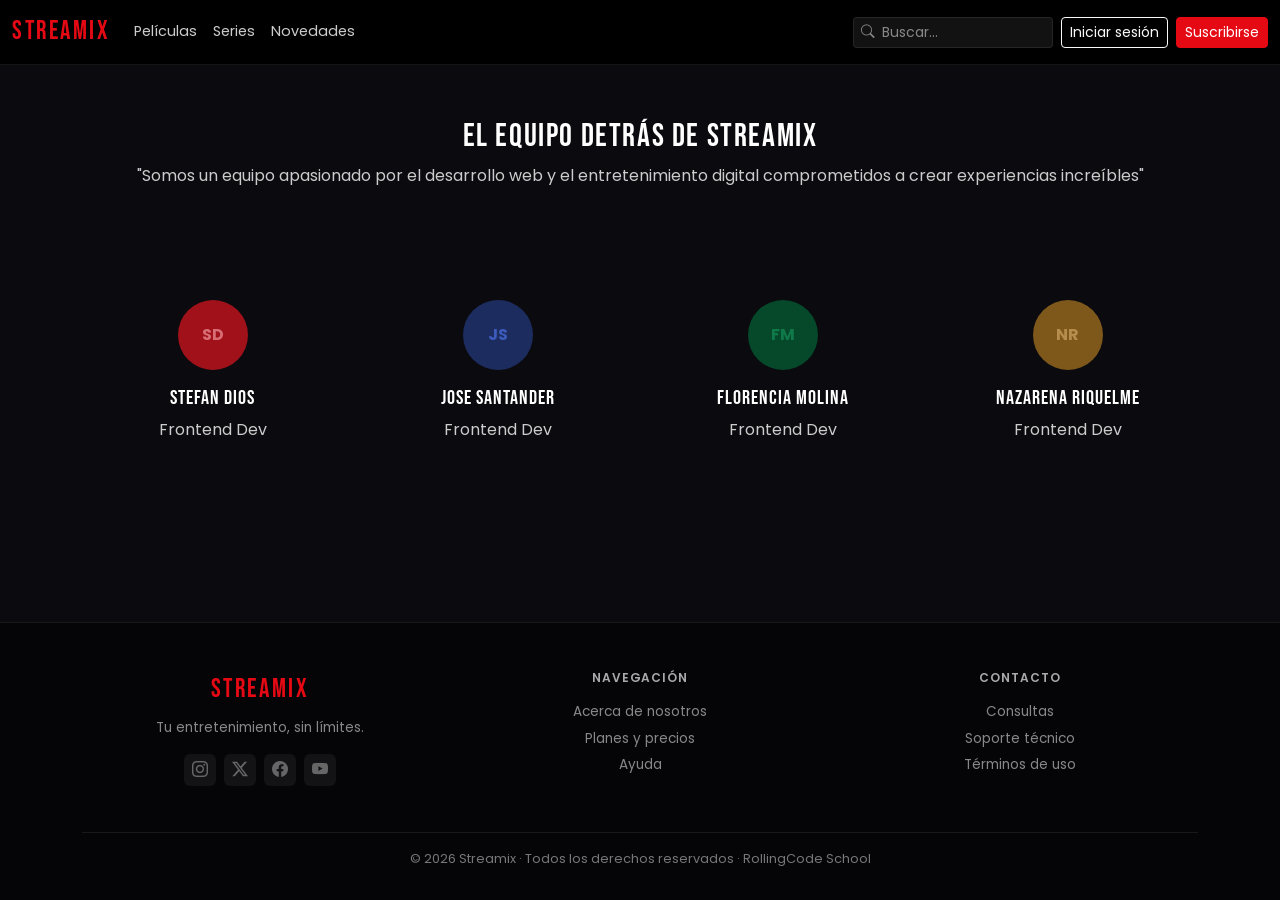
<file: pages/acerca-de-nosotros.html>
<!doctype html>
<html lang="es">
  <head>
    <meta charset="UTF-8" />
    <meta name="viewport" content="width=device-width, initial-scale=1.0" />
    <meta name="description" content="Streamix - Mirá películas y series online cuando quieras. Suscribite y disfrutá de contenido ilimitado." />
    <meta name="author" content="RollingCode School - Grupo Streamix" />
    <link
      href="https://cdn.jsdelivr.net/npm/bootstrap@5.3.8/dist/css/bootstrap.min.css"
      rel="stylesheet"
      integrity="sha384-sRIl4kxILFvY47J16cr9ZwB07vP4J8+LH7qKQnuqkuIAvNWLzeN8tE5YBujZqJLB"
      crossorigin="anonymous"
    />
    <link rel="stylesheet" href="https://cdn.jsdelivr.net/npm/bootstrap-icons@1.11.3/font/bootstrap-icons.min.css" />
    <link rel="preconnect" href="https://fonts.googleapis.com" />
    <link rel="preconnect" href="https://fonts.gstatic.com" crossorigin />
    <link href="https://fonts.googleapis.com/css2?family=Bebas+Neue&family=Poppins:wght@300;400;500;600;700&display=swap" rel="stylesheet" />
    <link rel="icon" type="image/x-icon" href="../assets/img/favicon.ico" />
    <link rel="stylesheet" href="../css/style.css" />
    <link rel="stylesheet" href="../css/acerca-de-nosotros.css" />
    <title>Streamix</title>
  </head>
  <body>
    <header>
      <nav class="navbar navbar-expand-md navbar-dark fixed-top">
        <div class="container-fluid">
          <!-- LOGO -->
          <a class="navbar-brand" href="../index.html">STREAMIX</a>
          <button class="navbar-toggler" type="button" data-bs-toggle="collapse" data-bs-target="#navbarMain" aria-controls="navbarMain" aria-expanded="false" aria-label="Toggle navigation">
            <span class="navbar-toggler-icon"></span>
          </button>
          <div class="collapse navbar-collapse" id="navbarMain">
            <ul class="navbar-nav me-auto mb-2 mb-md-0">
              <li class="nav-item">
                <a class="nav-link" href="./peliculas-scifi.html">Películas</a>
              </li>
              <li class="nav-item">
                <a class="nav-link" href="./series-comedia.html">Series</a>
              </li>
              <li class="nav-item">
                <a class="nav-link" href="./detalle-peliculas.html">Novedades</a>
              </li>
            </ul>
            <!-- BUSCADOR + BOTONES -->
            <div class="d-flex align-items-center gap-2">
              <div class="search-wrapper">
                <i class="bi bi-search search-icon-input"></i>
                <input class="form-control form-control-sm search-input" type="search" placeholder="Buscar..." aria-label="Buscar" />
              </div>
              <a href="./login.html" class="btn btn-outline-light btn-sm">Iniciar sesión</a>
              <a href="./suscripcion.html" class="btn btn-danger btn-sm">Suscribirse</a>
            </div>
          </div>
        </div>
      </nav>
    </header>
    <main>
      <section>
        <article class="container py-5">
          <div class="text-center">
            <h2>El equipo detrás de STREAMIX</h2>
            <p>"Somos un equipo apasionado por el desarrollo web y el entretenimiento digital comprometidos a crear experiencias increíbles"</p>
          </div>
        </article>
        <article class="container">
          <div class="row justify-content-around py-5 g-4">
            <div class="col-12 col-md-6 col-lg-3 text-center">
              <div class="d-flex flex-column align-items-center">
                <div class="person1 fw-bold">SD</div>
                <h5 class="pt-3">Stefan Dios</h5>
                <p>Frontend Dev</p>
              </div>
            </div>
            <div class="col-12 col-md-6 col-lg-3 text-center">
              <div class="d-flex flex-column align-items-center">
                <div class="person2 fw-bold">JS</div>
                <h5 class="pt-3">Jose Santander</h5>
                <p>Frontend Dev</p>
              </div>
            </div>
            <div class="col-12 col-md-6 col-lg-3 text-center">
              <div class="d-flex flex-column align-items-center">
                <div class="person3 fw-bold">FM</div>
                <h5 class="pt-3">Florencia Molina</h5>
                <p>Frontend Dev</p>
              </div>
            </div>
            <div class="col-12 col-md-6 col-lg-3 text-center">
              <div class="d-flex flex-column align-items-center">
                <div class="person4 fw-bold">NR</div>
                <h5 class="pt-3">Nazarena Riquelme</h5>
                <p>Frontend Dev</p>
              </div>
            </div>
          </div>
        </article>
      </section>
    </main>
    <footer class="footer-streamix">
      <div class="container">
        <div class="row justify-content-center">
          <!-- COLUMNA 1: Logo + redes -->
          <div class="col-12 col-md-4 col-lg-4 mb-4 text-center">
            <a class="navbar-brand" href="../index.html">STREAMIX</a>
            <p class="footer-tagline mt-2">Tu entretenimiento, sin límites.</p>
            <div class="d-flex gap-2 mt-3 justify-content-center w-100">
              <a href="#" class="footer-social-icon" aria-label="Instagram">
                <i class="bi bi-instagram"></i>
              </a>
              <a href="#" class="footer-social-icon" aria-label="Twitter">
                <i class="bi bi-twitter-x"></i>
              </a>
              <a href="#" class="footer-social-icon" aria-label="Facebook">
                <i class="bi bi-facebook"></i>
              </a>
              <a href="#" class="footer-social-icon" aria-label="YouTube">
                <i class="bi bi-youtube"></i>
              </a>
            </div>
          </div>

          <!-- COLUMNA 2: Navegación -->
          <div class="col-12 col-md-4 col-lg-4 mb-4 text-center">
            <h6 class="footer-col-title">Navegación</h6>
            <ul class="list-unstyled">
              <li><a href="./acerca-de-nosotros.html" class="footer-link">Acerca de nosotros</a></li>
              <li><a href="./suscripcion.html" class="footer-link">Planes y precios</a></li>
              <li><a href="./contacto.html" class="footer-link">Ayuda</a></li>
            </ul>
          </div>

          <!-- COLUMNA 3: Contacto -->
          <div class="col-12 col-md-4 col-lg-4 mb-4 text-center">
            <h6 class="footer-col-title">Contacto</h6>
            <ul class="list-unstyled">
              <li><a href="./contacto.html" class="footer-link">Consultas</a></li>
              <li><a href="./404.html" class="footer-link">Soporte técnico</a></li>
              <li><a href="./404.html" class="footer-link">Términos de uso</a></li>
            </ul>
          </div>
        </div>

        <!-- BOTTOM -->
        <div class="footer-bottom text-center">
          <p>&copy; 2026 Streamix · Todos los derechos reservados · RollingCode School</p>
        </div>
      </div>
    </footer>
    <script
      src="https://cdn.jsdelivr.net/npm/bootstrap@5.3.8/dist/js/bootstrap.bundle.min.js"
      integrity="sha384-FKyoEForCGlyvwx9Hj09JcYn3nv7wiPVlz7YYwJrWVcXK/BmnVDxM+D2scQbITxI"
      crossorigin="anonymous"
    ></script>
  </body>
</html>
</file>
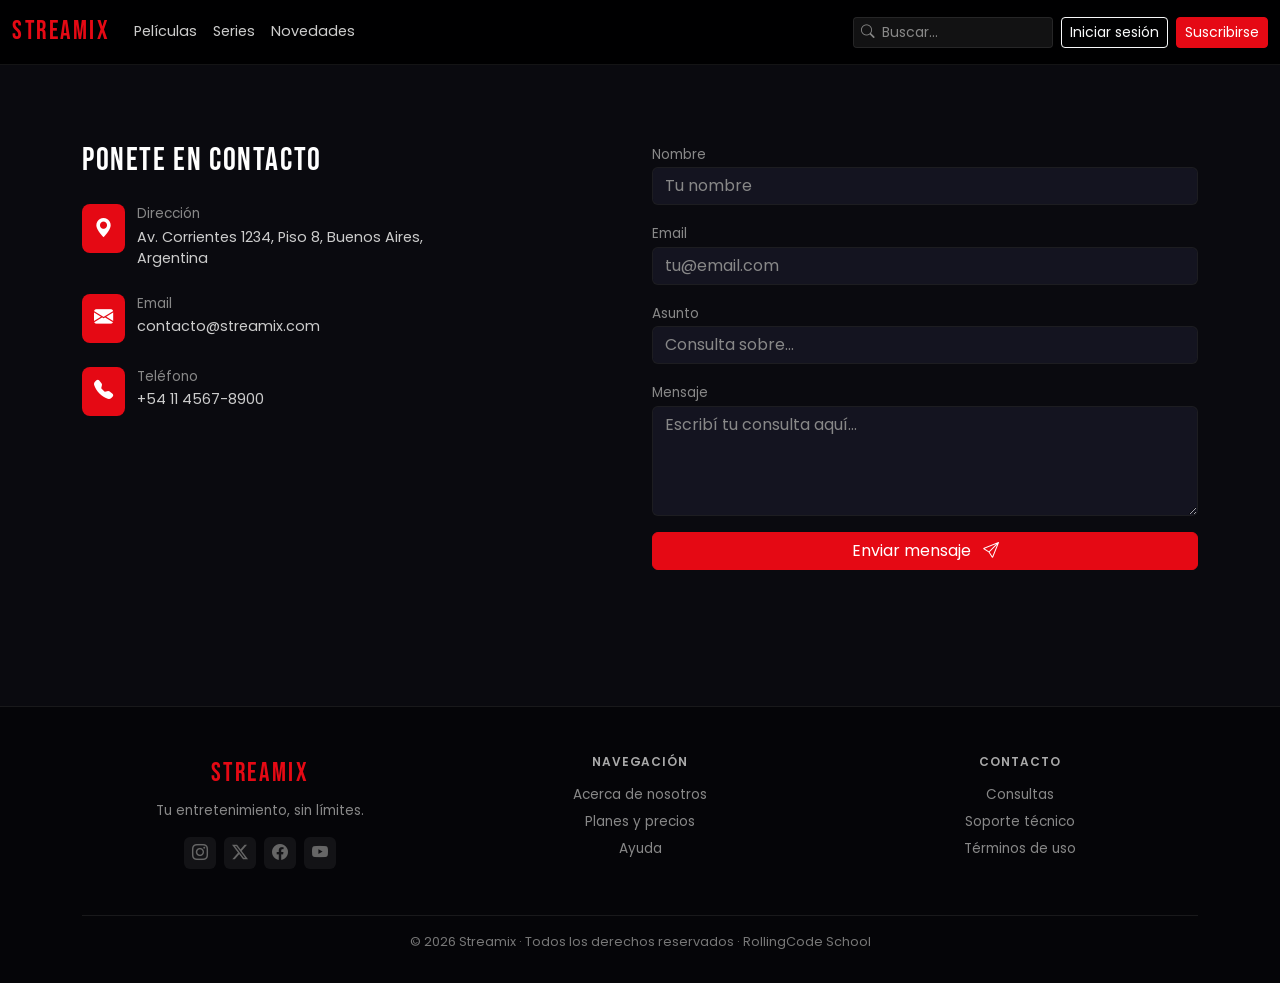
<file: pages/contacto.html>
<!doctype html>
<html lang="es">
  <head>
    <meta charset="UTF-8" />
    <meta name="viewport" content="width=device-width, initial-scale=1.0" />
    <meta name="description" content="Streamix - Contacto" />
    <meta name="author" content="RollingCode School - Grupo Streamix" />
    <link
      href="https://cdn.jsdelivr.net/npm/bootstrap@5.3.8/dist/css/bootstrap.min.css"
      rel="stylesheet"
      integrity="sha384-sRIl4kxILFvY47J16cr9ZwB07vP4J8+LH7qKQnuqkuIAvNWLzeN8tE5YBujZqJLB"
      crossorigin="anonymous"
    />
    <link rel="stylesheet" href="https://cdn.jsdelivr.net/npm/bootstrap-icons@1.11.3/font/bootstrap-icons.min.css" />
    <link rel="preconnect" href="https://fonts.googleapis.com" />
    <link rel="preconnect" href="https://fonts.gstatic.com" crossorigin />
    <link href="https://fonts.googleapis.com/css2?family=Bebas+Neue&family=Poppins:wght@300;400;500;600;700&display=swap" rel="stylesheet" />
    <link rel="icon" type="image/x-icon" href="../assets/img/favicon.ico" />
    <link rel="stylesheet" href="../css/style.css" />
    <link rel="stylesheet" href="../css/contactos.css" />
    <title>Contacto - Streamix</title>
  </head>
  <body>
    <header>
      <nav class="navbar navbar-expand-md navbar-dark fixed-top">
        <div class="container-fluid">
          <!-- LOGO -->
          <a class="navbar-brand" href="../index.html">STREAMIX</a>
          <button class="navbar-toggler" type="button" data-bs-toggle="collapse" data-bs-target="#navbarMain" aria-controls="navbarMain" aria-expanded="false" aria-label="Toggle navigation">
            <span class="navbar-toggler-icon"></span>
          </button>
          <div class="collapse navbar-collapse" id="navbarMain">
            <ul class="navbar-nav me-auto mb-2 mb-md-0">
              <li class="nav-item">
                <a class="nav-link" href="./peliculas-scifi.html">Películas</a>
              </li>
              <li class="nav-item">
                <a class="nav-link" href="./series-comedia.html">Series</a>
              </li>
              <li class="nav-item">
                <a class="nav-link" href="./detalle-peliculas.html">Novedades</a>
              </li>
            </ul>
            <!-- BUSCADOR + BOTONES -->
            <div class="d-flex align-items-center gap-2">
              <div class="search-wrapper">
                <i class="bi bi-search search-icon-input"></i>
                <input class="form-control form-control-sm search-input" type="search" placeholder="Buscar..." aria-label="Buscar" />
              </div>
              <a href="./login.html" class="btn btn-outline-light btn-sm">Iniciar sesión</a>
              <a href="./suscripcion.html" class="btn btn-danger btn-sm">Suscribirse</a>
            </div>
          </div>
        </div>
      </nav>
    </header>
    <main>
      <section class="container py-5">
        <div class="row justify-content-between">
          <article class="col-12 col-md-4 py-4">
            <h2 class="contact-title">Ponete en contacto</h2>
            <div class="contact-item">
              <div class="contact-icon">
                <i class="bi bi-geo-alt-fill"></i>
              </div>
              <div>
                <p class="bg-title">Dirección</p>
                <p class="bg-direc">Av. Corrientes 1234, Piso 8, Buenos Aires, Argentina</p>
              </div>
            </div>
            <div class="contact-item">
              <div class="contact-icon">
                <i class="bi bi-envelope-fill"></i>
              </div>
              <div>
                <p class="bg-title">Email</p>
                <p class="bg-direc">contacto@streamix.com</p>
              </div>
            </div>
            <div class="contact-item">
              <div class="contact-icon">
                <i class="bi bi-telephone-fill"></i>
              </div>
              <div>
                <p class="bg-title">Teléfono</p>
                <p class="bg-direc">+54 11 4567-8900</p>
              </div>
            </div>
          </article>
          <article class="col-12 col-md-6 py-4">
            <form action="./contacto.html">
              <div class="mb-3">
                <label for="inputNombre" class="form-label bg-title">Nombre</label>
                <input type="text" class="form-control formu" id="inputNombre" placeholder="Tu nombre" minlength="2" required />
              </div>
              <div class="mb-3">
                <label for="inputEmail" class="form-label bg-title">Email</label>
                <input type="email" class="form-control formu" id="inputEmail" placeholder="tu@email.com" required />
              </div>
              <div class="mb-3">
                <label for="inputAsunto" class="form-label bg-title">Asunto</label>
                <input type="text" class="form-control formu" id="inputAsunto" placeholder="Consulta sobre..." minlength="3" required />
              </div>
              <div class="mb-3">
                <label for="inputMensaje" class="form-label bg-title">Mensaje</label>
                <textarea class="form-control formu" id="inputMensaje" rows="4" placeholder="Escribí tu consulta aquí..." minlength="10" required></textarea>
              </div>

              <button type="submit" class="btn btn-danger w-100">
                Enviar mensaje
                <i class="bi bi-send ms-2"></i>
              </button>
            </form>
          </article>
        </div>
      </section>
    </main>
    <footer class="footer-streamix">
      <div class="container">
        <div class="row justify-content-center">
          <!-- COLUMNA 1: Logo + redes -->
          <div class="col-12 col-md-4 col-lg-4 mb-4 text-center">
            <a class="navbar-brand" href="../index.html">STREAMIX</a>
            <p class="footer-tagline mt-2">Tu entretenimiento, sin límites.</p>
            <div class="d-flex gap-2 mt-3 justify-content-center w-100">
              <a href="#" class="footer-social-icon" aria-label="Instagram">
                <i class="bi bi-instagram"></i>
              </a>
              <a href="#" class="footer-social-icon" aria-label="Twitter">
                <i class="bi bi-twitter-x"></i>
              </a>
              <a href="#" class="footer-social-icon" aria-label="Facebook">
                <i class="bi bi-facebook"></i>
              </a>
              <a href="#" class="footer-social-icon" aria-label="YouTube">
                <i class="bi bi-youtube"></i>
              </a>
            </div>
          </div>

          <!-- COLUMNA 2: Navegación -->
          <div class="col-12 col-md-4 col-lg-4 mb-4 text-center">
            <h6 class="footer-col-title">Navegación</h6>
            <ul class="list-unstyled">
              <li><a href="./acerca-de-nosotros.html" class="footer-link">Acerca de nosotros</a></li>
              <li><a href="./suscripcion.html" class="footer-link">Planes y precios</a></li>
              <li><a href="./contacto.html" class="footer-link">Ayuda</a></li>
            </ul>
          </div>

          <!-- COLUMNA 3: Contacto -->
          <div class="col-12 col-md-4 col-lg-4 mb-4 text-center">
            <h6 class="footer-col-title">Contacto</h6>
            <ul class="list-unstyled">
              <li><a href="./contacto.html" class="footer-link">Consultas</a></li>
              <li><a href="./404.html" class="footer-link">Soporte técnico</a></li>
              <li><a href="./404.html" class="footer-link">Términos de uso</a></li>
            </ul>
          </div>
        </div>

        <!-- BOTTOM -->
        <div class="footer-bottom text-center">
          <p>&copy; 2026 Streamix · Todos los derechos reservados · RollingCode School</p>
        </div>
      </div>
    </footer>
    <script
      src="https://cdn.jsdelivr.net/npm/bootstrap@5.3.8/dist/js/bootstrap.bundle.min.js"
      integrity="sha384-FKyoEForCGlyvwx9Hj09JcYn3nv7wiPVlz7YYwJrWVcXK/BmnVDxM+D2scQbITxI"
      crossorigin="anonymous"
    ></script>
  </body>
</html>
</file>
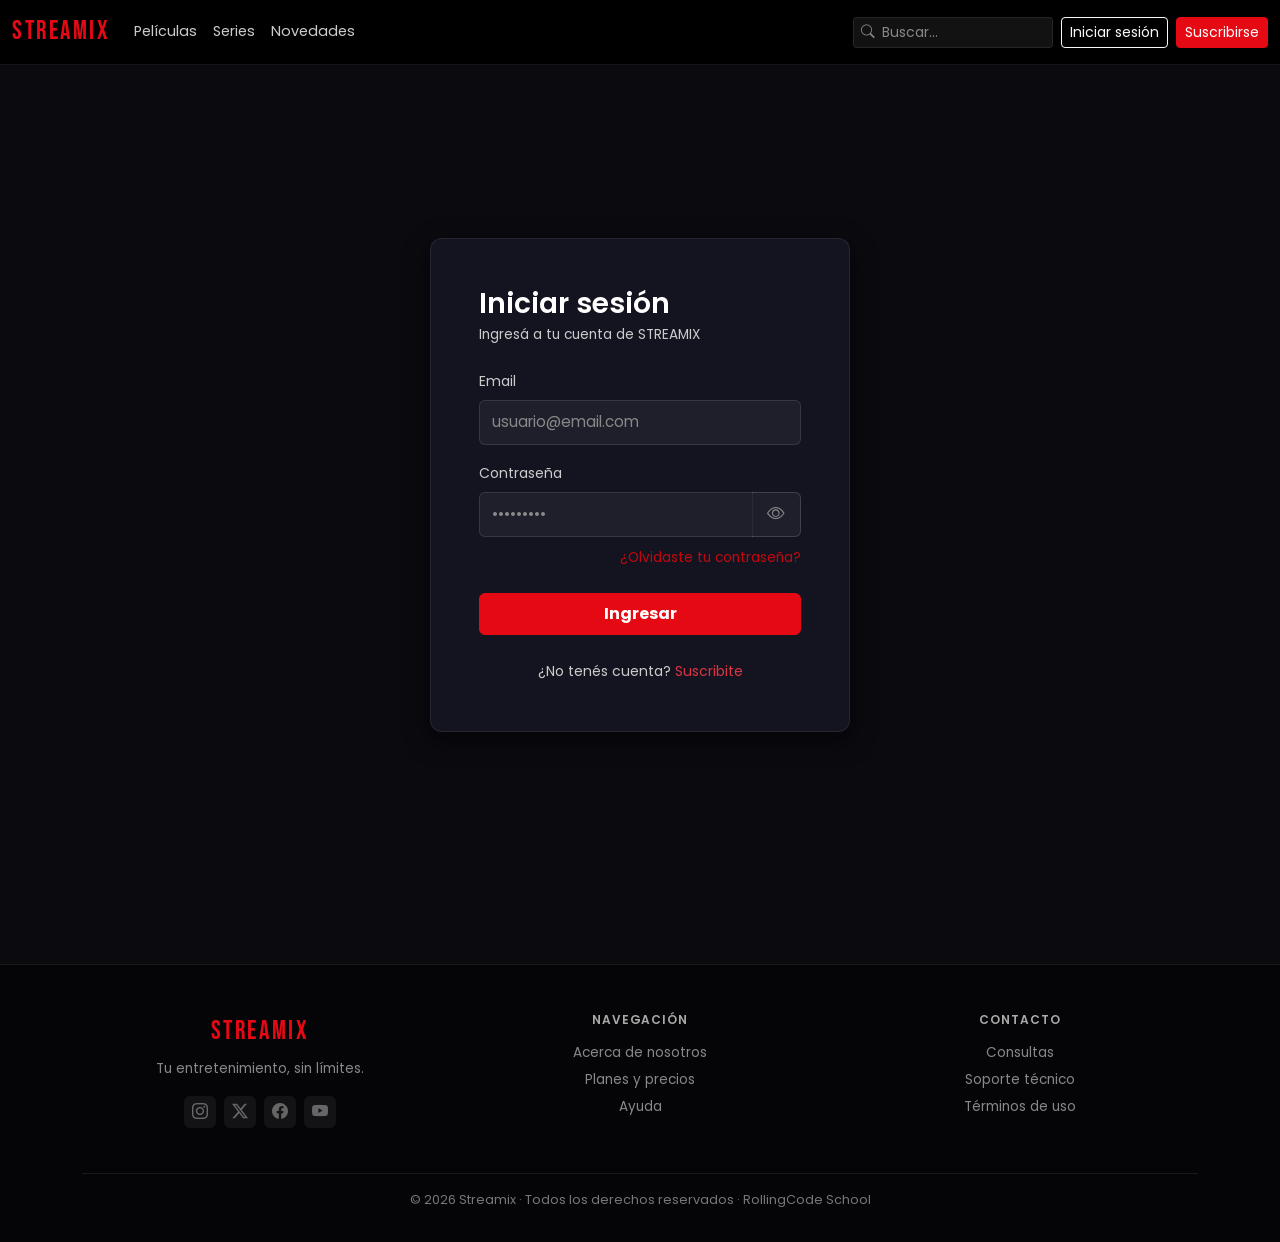
<file: pages/login.html>
<!doctype html>
<html lang="es">
  <head>
    <meta charset="UTF-8" />
    <meta name="viewport" content="width=device-width, initial-scale=1.0" />
    <meta name="description" content="Streamix - Iniciar sesión" />
    <meta name="author" content="RollingCode School - Grupo Streamix" />
    <link href="https://cdn.jsdelivr.net/npm/bootstrap@5.3.8/dist/css/bootstrap.min.css" rel="stylesheet" />
    <link rel="stylesheet" href="https://cdn.jsdelivr.net/npm/bootstrap-icons@1.11.3/font/bootstrap-icons.min.css" />
    <link rel="preconnect" href="https://fonts.googleapis.com" />
    <link rel="preconnect" href="https://fonts.gstatic.com" crossorigin />
    <link href="https://fonts.googleapis.com/css2?family=Bebas+Neue&family=Poppins:wght@300;400;500;600;700&display=swap" rel="stylesheet" />
    <link rel="icon" type="image/x-icon" href="../assets/img/favicon.ico" />
    <link rel="stylesheet" href="../css/style.css" />
    <link rel="stylesheet" href="../css/login.css" />
    <title>Streamix - Iniciar Sesión</title>
  </head>
  <body>
    <header>
      <nav class="navbar navbar-expand-md navbar-dark fixed-top">
        <div class="container-fluid">
          <!-- LOGO -->
          <a class="navbar-brand" href="../index.html">STREAMIX</a>
          <button class="navbar-toggler" type="button" data-bs-toggle="collapse" data-bs-target="#navbarMain" aria-controls="navbarMain" aria-expanded="false" aria-label="Toggle navigation">
            <span class="navbar-toggler-icon"></span>
          </button>
          <div class="collapse navbar-collapse" id="navbarMain">
            <ul class="navbar-nav me-auto mb-2 mb-md-0">
              <li class="nav-item">
                <a class="nav-link" href="./peliculas-scifi.html">Películas</a>
              </li>
              <li class="nav-item">
                <a class="nav-link" href="./series-comedia.html">Series</a>
              </li>
              <li class="nav-item">
                <a class="nav-link" href="./detalle-peliculas.html">Novedades</a>
              </li>
            </ul>
            <!-- BUSCADOR + BOTONES -->
            <div class="d-flex align-items-center gap-2">
              <div class="search-wrapper">
                <i class="bi bi-search search-icon-input"></i>
                <input class="form-control form-control-sm search-input" type="search" placeholder="Buscar..." aria-label="Buscar" />
              </div>
              <a href="./login.html" class="btn btn-outline-light btn-sm">Iniciar sesión</a>
              <a href="./suscripcion.html" class="btn btn-danger btn-sm">Suscribirse</a>
            </div>
          </div>
        </div>
      </nav>
    </header>

    <main class="flex-grow-1 d-flex align-items-center justify-content-center" style="min-height: calc(100vh - 70px)">
      <div class="container d-flex justify-content-center">
        <div class="login-card p-4 p-sm-5">
          <h2 class="text-start mb-1 login-title">Iniciar sesión</h2>
          <p class="text-start mb-4 text-secondary-custom fs-7">Ingresá a tu cuenta de STREAMIX</p>

          <form action="404.html">
            <div class="mb-3 text-start">
              <label for="emailInput" class="form-label small text-secondary-custom">Email</label>
              <input type="email" class="form-control login-input" id="emailInput" placeholder="usuario@email.com" required autocomplete="email" />
            </div>

            <div class="mb-2 text-start">
              <label for="passwordInput" class="form-label small text-secondary-custom">Contraseña</label>
              <div class="input-group">
                <input type="password" class="form-control login-input border-end-0" id="passwordInput" placeholder="•••••••••" required autocomplete="current-password" />
                <span class="input-group-text login-input border-start-0 text-muted cursor-pointer"><i class="bi bi-eye"></i></span>
              </div>
            </div>

            <div class="text-end mb-4">
              <a href="404.html" class="forgot-password-link small text-decoration-none">¿Olvidaste tu contraseña?</a>
            </div>
            <button type="submit" class="btn btn-danger w-100 py-2 fw-bold mb-4 btn-ingresar">Ingresar</button>

            <div class="text-center">
              <span class="text-secondary-custom small">¿No tenés cuenta? <a href="404.html" class="text-danger text-decoration-none hvr-underline">Suscribite</a></span>
            </div>
          </form>
        </div>
      </div>
    </main>

    <footer class="footer-streamix">
      <div class="container">
        <div class="row justify-content-center">
          <!-- COLUMNA 1: Logo + redes -->
          <div class="col-12 col-md-4 col-lg-4 mb-4 text-center">
            <a class="navbar-brand" href="../index.html">STREAMIX</a>
            <p class="footer-tagline mt-2">Tu entretenimiento, sin límites.</p>
            <div class="d-flex gap-2 mt-3 justify-content-center w-100">
              <a href="#" class="footer-social-icon" aria-label="Instagram">
                <i class="bi bi-instagram"></i>
              </a>
              <a href="#" class="footer-social-icon" aria-label="Twitter">
                <i class="bi bi-twitter-x"></i>
              </a>
              <a href="#" class="footer-social-icon" aria-label="Facebook">
                <i class="bi bi-facebook"></i>
              </a>
              <a href="#" class="footer-social-icon" aria-label="YouTube">
                <i class="bi bi-youtube"></i>
              </a>
            </div>
          </div>

          <!-- COLUMNA 2: Navegación -->
          <div class="col-12 col-md-4 col-lg-4 mb-4 text-center">
            <h6 class="footer-col-title">Navegación</h6>
            <ul class="list-unstyled">
              <li><a href="./acerca-de-nosotros.html" class="footer-link">Acerca de nosotros</a></li>
              <li><a href="./suscripcion.html" class="footer-link">Planes y precios</a></li>
              <li><a href="./contacto.html" class="footer-link">Ayuda</a></li>
            </ul>
          </div>

          <!-- COLUMNA 3: Contacto -->
          <div class="col-12 col-md-4 col-lg-4 mb-4 text-center">
            <h6 class="footer-col-title">Contacto</h6>
            <ul class="list-unstyled">
              <li><a href="./contacto.html" class="footer-link">Consultas</a></li>
              <li><a href="./404.html" class="footer-link">Soporte técnico</a></li>
              <li><a href="./404.html" class="footer-link">Términos de uso</a></li>
            </ul>
          </div>
        </div>

        <!-- BOTTOM -->
        <div class="footer-bottom text-center">
          <p>&copy; 2026 Streamix · Todos los derechos reservados · RollingCode School</p>
        </div>
      </div>
    </footer>

    <script
      src="https://cdn.jsdelivr.net/npm/bootstrap@5.3.8/dist/js/bootstrap.bundle.min.js"
      integrity="sha384-YvpcrYf0tY3lHB60NNkmXc5s9fDVZLESaAA55NDzOxhy9GkcIdslK1eN7N6jIeHz"
      crossorigin="anonymous"
    ></script>
  </body>
</html>
</file>
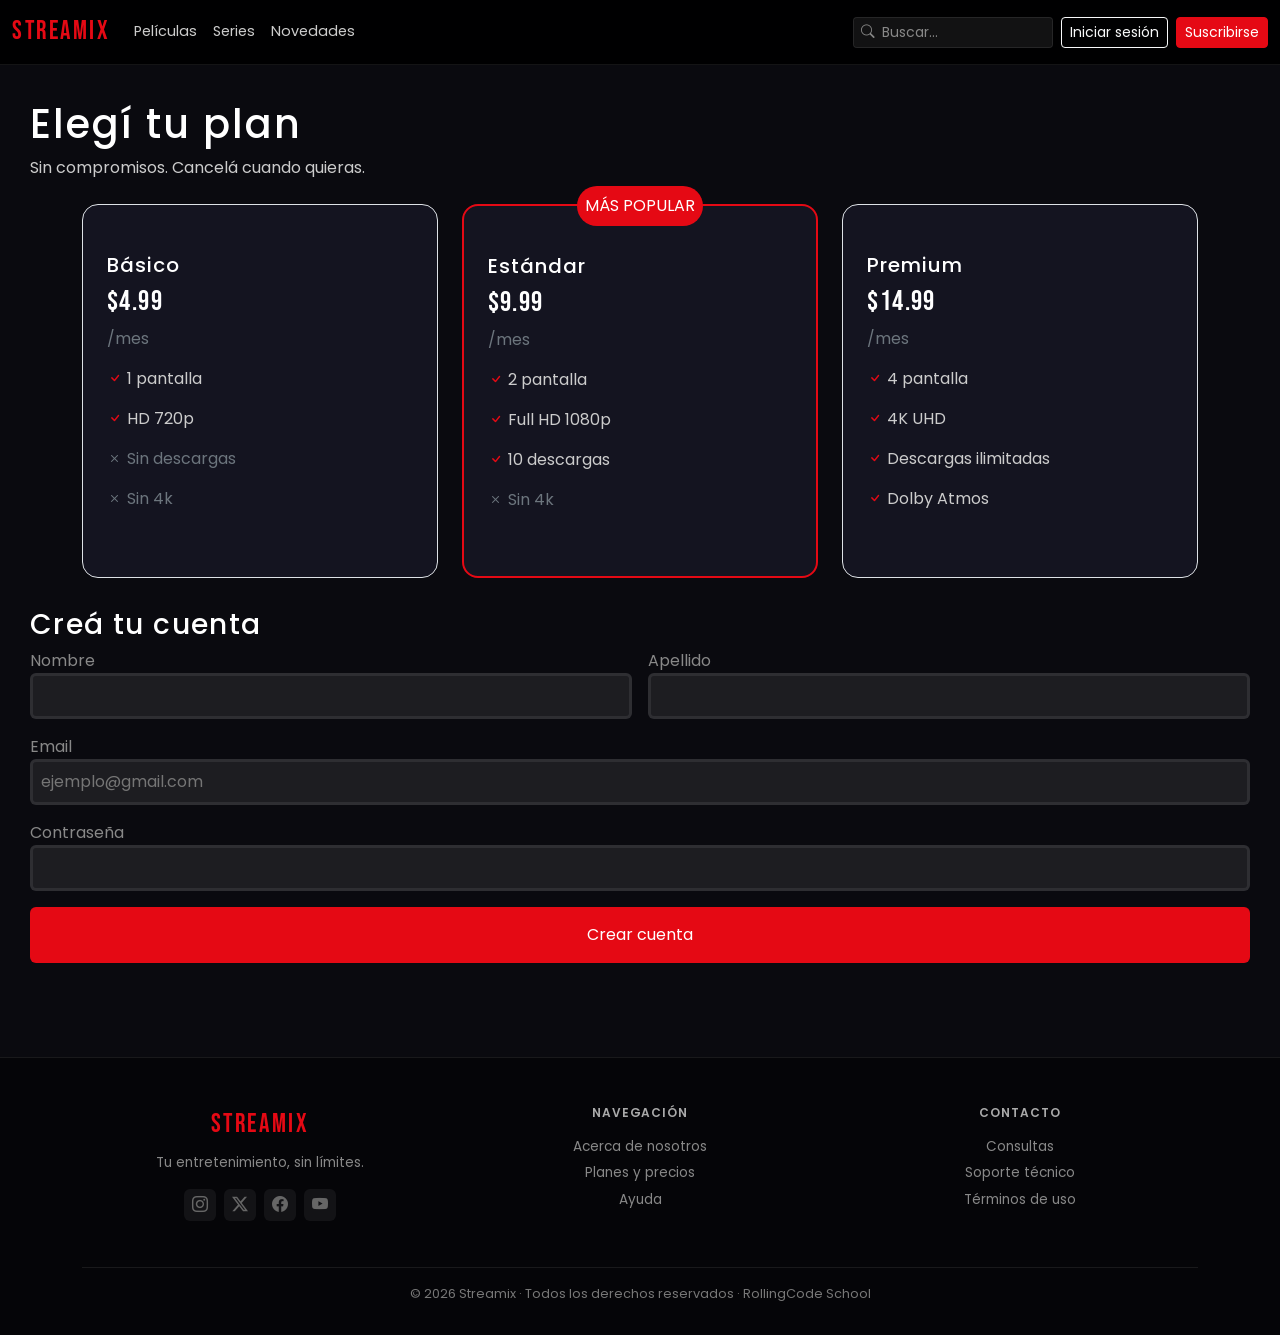
<file: pages/suscripcion.html>
<!doctype html>
<html lang="es">
  <head>
    <meta charset="UTF-8" />
    <meta name="viewport" content="width=device-width, initial-scale=1.0" />
    <meta name="description" content="Streamix - Mirá películas y series online cuando quieras. Suscribite y disfrutá de contenido ilimitado." />
    <meta name="author" content="RollingCode School - Grupo Streamix" />
    <link
      href="https://cdn.jsdelivr.net/npm/bootstrap@5.3.8/dist/css/bootstrap.min.css"
      rel="stylesheet"
      integrity="sha384-sRIl4kxILFvY47J16cr9ZwB07vP4J8+LH7qKQnuqkuIAvNWLzeN8tE5YBujZqJLB"
      crossorigin="anonymous"
    />
    <link rel="stylesheet" href="https://cdn.jsdelivr.net/npm/bootstrap-icons@1.11.3/font/bootstrap-icons.min.css" />
    <link rel="preconnect" href="https://fonts.googleapis.com" />
    <link rel="preconnect" href="https://fonts.gstatic.com" crossorigin />
    <link href="https://fonts.googleapis.com/css2?family=Bebas+Neue&family=Poppins:wght@300;400;500;600;700&display=swap" rel="stylesheet" />
    <link rel="icon" type="image/x-icon" href="../assets/img/favicon.ico" />
    <link rel="stylesheet" href="../css/style.css" />
    <link rel="stylesheet" href="../css/suscripcion.css" />
    <title>Streamix</title>
  </head>
  <body>
    <header>
      <nav class="navbar navbar-expand-md navbar-dark fixed-top">
        <div class="container-fluid">
          <!-- LOGO -->
          <a class="navbar-brand" href="../index.html">STREAMIX</a>
          <button class="navbar-toggler" type="button" data-bs-toggle="collapse" data-bs-target="#navbarMain" aria-controls="navbarMain" aria-expanded="false" aria-label="Toggle navigation">
            <span class="navbar-toggler-icon"></span>
          </button>
          <div class="collapse navbar-collapse" id="navbarMain">
            <ul class="navbar-nav me-auto mb-2 mb-md-0">
              <li class="nav-item">
                <a class="nav-link" href="./peliculas-scifi.html">Películas</a>
              </li>
              <li class="nav-item">
                <a class="nav-link" href="./series-comedia.html">Series</a>
              </li>
              <li class="nav-item">
                <a class="nav-link" href="./detalle-peliculas.html">Novedades</a>
              </li>
            </ul>
            <!-- BUSCADOR + BOTONES -->
            <div class="d-flex align-items-center gap-2">
              <div class="search-wrapper">
                <i class="bi bi-search search-icon-input"></i>
                <input class="form-control form-control-sm search-input" type="search" placeholder="Buscar..." aria-label="Buscar" />
              </div>
              <a href="./login.html" class="btn btn-outline-light btn-sm">Iniciar sesión</a>
              <a href="./suscripcion.html" class="btn btn-danger btn-sm">Suscribirse</a>
            </div>
          </div>
        </div>
      </nav>
    </header>
    <main>
      <section class="contenedor-principal">
        <h1 class="elegi-plan">Elegí tu plan</h1>
        <p class="color-texto">Sin compromisos. Cancelá cuando quieras.</p>
        <div class="d-flex flex-column flex-lg-row gap-4 justify-content-center columna-planes mt-4 container">
          <div class="border p-5 ps-4 rounded-4 color-box w-100 d-flex flex-column text-lg-start text-center">
            <h5 class="elegi-plan">Básico</h5>
            <h3>$4.99</h3>
            <p class="text-secondary">/mes</p>
            <div class="d-flex flex-column flex-md-row flex-lg-column gap-2 gap-lg-0 justify-content-md-center">
              <p class="color-texto color-tilde"><i class="bi bi-check"></i> 1 pantalla</p>
              <p class="color-texto color-tilde"><i class="bi bi-check"></i> HD 720p</p>
              <p class="text-secondary"><i class="bi bi-x"></i> Sin descargas</p>
              <p class="text-secondary"><i class="bi bi-x"></i> Sin 4k</p>
            </div>
          </div>

          <div class="p-5 ps-4 rounded-4 color-box color-popular w-100 d-flex flex-column text-lg-start text-center">
            <h5 class="elegi-plan">Estándar</h5>
            <span class="etiqueta-popular rounded-pill p-2">MÁS POPULAR</span>
            <h3>$9.99</h3>
            <p class="text-secondary">/mes</p>
            <div class="d-flex flex-column flex-md-row flex-lg-column gap-2 gap-lg-0 justify-content-md-center">
              <p class="color-texto color-tilde"><i class="bi bi-check"></i> 2 pantalla</p>
              <p class="color-texto color-tilde"><i class="bi bi-check"></i> Full HD 1080p</p>
              <p class="color-texto color-tilde"><i class="bi bi-check"></i> 10 descargas</p>
              <p class="text-secondary"><i class="bi bi-x"></i> Sin 4k</p>
            </div>
          </div>

          <div class="border p-5 ps-4 rounded-4 color-box w-100 d-flex flex-column text-lg-start text-center">
            <h5 class="elegi-plan">Premium</h5>

            <h3>$14.99</h3>
            <p class="text-secondary">/mes</p>
            <div class="d-flex flex-column flex-md-row flex-lg-column gap-2 gap-lg-0 justify-content-md-center">
              <p class="color-texto color-tilde"><i class="bi bi-check"></i> 4 pantalla</p>
              <p class="color-texto color-tilde"><i class="bi bi-check"></i> 4K UHD</p>
              <p class="color-texto color-tilde"><i class="bi bi-check"></i> Descargas ilimitadas</p>
              <p class="color-texto color-tilde"><i class="bi bi-check"></i> Dolby Atmos</p>
            </div>
          </div>
        </div>
      </section>
      <section class="contenedor-principal">
        <div>
          <h3 class="elegi-plan">Creá tu cuenta</h3>
          <div class="d-flex flex-column gap-3">
            <form class="d-flex flex-column gap-3" action="./404.html">
              <div class="d-flex flex-column flex-lg-row gap-3">
                <div class="d-flex flex-column w-auto tamaño-form">
                  <label for="nombre" class="color-text-formulario">Nombre</label>
                  <input type="text" id="nombre" required maxlength="20" class="color-formulario rounded-2 p-2" />
                </div>
                <div class="d-flex flex-column w-auto tamaño-form">
                  <label for="Apellido" class="color-text-formulario">Apellido</label>
                  <input type="text" id="apellido" required maxlength="20" class="color-formulario rounded-2 p-2" />
                </div>
              </div>
              <div class="d-flex flex-column flex-lg-row">
                <div class="d-flex flex-column w-100">
                  <label for="email" class="color-text-formulario">Email</label>
                  <input type="email" id="email" required minlength="6" maxlength="30" placeholder="ejemplo@gmail.com" class="color-formulario rounded-2 p-2" />
                </div>
              </div>
              <div class="d-flex flex-column flex-lg-row">
                <div class="d-flex flex-column w-100">
                  <label for="contraseña" class="color-text-formulario">Contraseña</label>
                  <input type="password" id="contraseña" required minlength="8" maxlength="16" class="color-formulario rounded-2 p-2" />
                </div>
              </div>
              <button type="submit" class="w-100 p-3 color-boton rounded-2" href="./404.html">Crear cuenta</button>
            </form>
          </div>
        </div>
      </section>
    </main>
    <footer class="footer-streamix">
      <div class="container">
        <div class="row justify-content-center">
          <!-- COLUMNA 1: Logo + redes -->
          <div class="col-12 col-md-4 col-lg-4 mb-4 text-center">
            <a class="navbar-brand" href="../index.html">STREAMIX</a>
            <p class="footer-tagline mt-2">Tu entretenimiento, sin límites.</p>
            <div class="d-flex gap-2 mt-3 justify-content-center w-100">
              <a href="#" class="footer-social-icon" aria-label="Instagram">
                <i class="bi bi-instagram"></i>
              </a>
              <a href="#" class="footer-social-icon" aria-label="Twitter">
                <i class="bi bi-twitter-x"></i>
              </a>
              <a href="#" class="footer-social-icon" aria-label="Facebook">
                <i class="bi bi-facebook"></i>
              </a>
              <a href="#" class="footer-social-icon" aria-label="YouTube">
                <i class="bi bi-youtube"></i>
              </a>
            </div>
          </div>

          <!-- COLUMNA 2: Navegación -->
          <div class="col-12 col-md-4 col-lg-4 mb-4 text-center">
            <h6 class="footer-col-title">Navegación</h6>
            <ul class="list-unstyled">
              <li><a href="./acerca-de-nosotros.html" class="footer-link">Acerca de nosotros</a></li>
              <li><a href="./suscripcion.html" class="footer-link">Planes y precios</a></li>
              <li><a href="./contacto.html" class="footer-link">Ayuda</a></li>
            </ul>
          </div>

          <!-- COLUMNA 3: Contacto -->
          <div class="col-12 col-md-4 col-lg-4 mb-4 text-center">
            <h6 class="footer-col-title">Contacto</h6>
            <ul class="list-unstyled">
              <li><a href="./contacto.html" class="footer-link">Consultas</a></li>
              <li><a href="./404.html" class="footer-link">Soporte técnico</a></li>
              <li><a href="./404.html" class="footer-link">Términos de uso</a></li>
            </ul>
          </div>
        </div>

        <!-- BOTTOM -->
        <div class="footer-bottom text-center">
          <p>&copy; 2026 Streamix · Todos los derechos reservados · RollingCode School</p>
        </div>
      </div>
    </footer>
    <script
      src="https://cdn.jsdelivr.net/npm/bootstrap@5.3.8/dist/js/bootstrap.bundle.min.js"
      integrity="sha384-FKyoEForCGlyvwx9Hj09JcYn3nv7wiPVlz7YYwJrWVcXK/BmnVDxM+D2scQbITxI"
      crossorigin="anonymous"
    ></script>
  </body>
</html>
</file>
<file: css/style.css>
/* ===== VARIABLES ===== */
:root {
  --color-primary: #E50914;
  --color-bg: #0a0a0f;
  --color-surface: #141420;
  --color-card: #1a1a2e;
  --color-text-primary: #ffffff;
  --color-text-secondary: #cccccc;
  --color-text-muted: #888888;
  --color-border: rgba(255, 255, 255, 0.08);
  --font-primary: 'Poppins', sans-serif;
  --font-title: 'Bebas Neue', sans-serif;
}

/* ====== GENERAL ====== */
body {
  font-family: var(--font-primary);
  background-color: var(--color-bg);
  color: var(--color-text-primary);
  padding-top: 70px;
  min-height: 100vh;
  display: flex;
  flex-direction: column;
}

main {
  flex-grow: 1;
}

h1, h2, h3, h4, h5, h6 {
  font-family: var(--font-title);
  letter-spacing: 0.05em;
}

/* ====== NAVBAR ======= */
.navbar {
  background-color: rgba(0, 0, 0, 0.92);
  border-bottom: 1px solid var(--color-border);
  backdrop-filter: blur(6px);
}

.navbar .nav-link {
  color: var(--color-text-secondary);
  font-size: 0.9rem;
}

.navbar .nav-link:hover {
  color: var(--color-text-primary);
}

.navbar .btn {
  white-space: nowrap;
}

.navbar .navbar-brand {
  letter-spacing: 0.1em;
  color: var(--color-primary);
  font-family: var(--font-title);
  font-size: 1.6rem;
}

.search-wrapper {
  position: relative;
  width: 200px;
}

.search-icon-input {
  position: absolute;
  left: 8px;
  top: 50%;
  transform: translateY(-50%);
  color: var(--color-text-muted);
  font-size: 0.85rem;
  z-index: 10;
}

.navbar .search-input {
  background-color: rgba(255, 255, 255, 0.07);
  border: 1px solid rgba(255, 255, 255, 0.15);
  color: var(--color-text-primary);
  padding-left: 28px;
  width: 100%;
}

.navbar .search-input::placeholder {
  color: var(--color-text-muted);
}

.navbar .search-input:focus {
  background-color: rgba(255, 255, 255, 0.1);
  border-color: rgba(255, 255, 255, 0.3);
  color: var(--color-text-primary);
  box-shadow: none;
}

@media (max-width: 900px) {
  .navbar .btn-sm {
    font-size: 0.75rem;
    padding: 3px 8px;
  }
  
  .search-wrapper {
    width: 150px;
  }
}

.btn-danger {
  background-color: var(--color-primary);
  border-color: var(--color-primary);
}

.btn-danger:hover {
  background-color: #c2070f;
  border-color: #c2070f;
}

/* ===== FOOTER ===== */
.footer-streamix {
  background-color: #050508;
  border-top: 1px solid var(--color-border);
  padding: 3rem 0 1rem;
  margin-top: 4rem;
}

.footer-streamix .navbar-brand {
  font-family: var(--font-title);
  letter-spacing: 0.1em;
  font-size: 1.6rem;
  color: var(--color-primary);
}

.footer-tagline {
  font-size: 0.85rem;
  color: var(--color-text-muted);
  font-family: var(--font-primary);
}

.footer-col-title {
  font-family: var(--font-primary);
  font-weight: 600;
  color: #aaaaaa;
  text-transform: uppercase;
  font-size: 0.75rem;
  letter-spacing: 0.08em;
  margin-bottom: 1rem;
}

.footer-link {
  font-family: var(--font-primary);
  color: #888888;
  text-decoration: none;
  font-size: 0.85rem;
  display: block;
  margin-bottom: 0.4rem;
  transition: color 0.2s;
}

.footer-link:hover {
  color: var(--color-primary);
}

.footer-social-icon {
  width: 32px;
  height: 32px;
  background: rgba(255, 255, 255, 0.06);
  border-radius: 6px;
  display: flex;
  align-items: center;
  justify-content: center;
  color: #666666;
  text-decoration: none;
  font-size: 1rem;
  transition: color 0.2s, background 0.2s;
}

.footer-social-icon:hover {
  color: var(--color-text-primary);
  background: rgba(229, 9, 20, 0.2);
}

.footer-bottom {
  border-top: 1px solid var(--color-border);
  padding-top: 1rem;
  margin-top: 1rem;
  font-size: 0.8rem;
  color: #777777;
  font-family: var(--font-primary);
}
.btn-ingresar {
  border-radius: 6px;
  font-size: 1rem;
  transition: background-color 0.2s ease;
}

.hvr-underline:hover {
  text-decoration: underline !important;
}

.cursor-pointer {
  cursor: pointer;
}
</file>
<file: css/acerca-de-nosotros.css>
main{
    p{
        color: var(--color-text-secondary);
    }
}


.person1, .person2, .person3, .person4 {
    height: 70px;
    width: 70px;
    border-radius: 50%;
    display: flex;
    justify-content: center;
    align-items: center;

    
}

.person1{ background-color: #a1111a; color: #d86e75; }
.person2{ background-color: #1d2c5e; color: #3d5bbb; }
.person3{ background-color: #06482a; color: #0f7949; }
.person4{ background-color: #7e581b; color: #b68d4c; }
</file>
<file: css/contactos.css>
.contact-title{
    color: var(--color-text-primary);
    margin-bottom: 1.5rem;
}

.contact-item{
    display: flex;
    align-items: flex-start;
    gap: 12px;
    margin-bottom: 1.5rem;
}

.contact-icon{
    background-color: var(--color-primary);
    padding: 10px 12px;
    border-radius: 8px;
    color: #ffffff;
    font-size: 1.2rem;
    flex-shrink: 0;
}

.bg-title{
    color: var(--color-text-muted);
    font-size: 0.85rem;
    margin-bottom: 2px;
}

.bg-direc{
    color: var(--color-text-secondary);
    margin: 0;
    font-size: 0.9rem;
}

.formu,
 .formu:focus,
  .formu:active{
    background-color: var(--color-surface);
    border: 1px solid var(--color-border);
    color: var(--color-text-primary);
}

.formu:-webkit-autofill,
 .formu:-webkit-autofill:hover,
  .formu:-webkit-autofill:focus,
   .formu:-webkit-autofill:active{
    -webkit-box-shadow: 0 0 0 30px var(--color-surface) inset;
    -webkit-text-fill-color: var(--color-text-primary);
}

.formu:focus{
    border-color: var(--color-primary);
    box-shadow: 0 0 0 1px var(--color-primary);
}
.formu::placeholder{
    color: var(--color-text-muted);
}
</file>
<file: css/login.css>
@import url("./style.css");


body {
  background-color: var(--color-bg);
  color: var(--color-text-primary);
}


.login-card {
  background-color: var(--color-surface) ;
  border: 1px solid var(--color-border) ;
  border-radius: 12px;
  width: 100%;
  max-width: 420px;
  box-shadow: 0 8px 24px rgba(0, 0, 0, 0.5);
}


.login-title {
  font-family: var(--font-primary) ;
  font-weight: 600;
  font-size: 1.75rem;
  letter-spacing: normal;
  color: var(--color-text-primary) ;
}

.login-input {
  background-color: rgba(255, 255, 255, 0.05) ;
  border: 1px solid rgba(255, 255, 255, 0.15) ;
  color: #ffffff ; 
  padding: 10px 12px;
  font-size: 0.95rem;
}

.login-input::placeholder {
  color: var(--color-text-muted);
}

.login-input:focus {
  background-color: rgba(255, 255, 255, 0.08) ;
  border-color: var(--color-primary) ;
  box-shadow: 0 0 0 1px var(--color-primary);
  color: #ffffff ;
}

.input-group-text.login-input {
  display: flex;
  align-items: center;
  justify-content: center;
  background-color: rgba(255, 255, 255, 0.05);
  border-left: none;
  color: var(--color-text-muted);
  cursor: pointer;
  padding: 0 15px; 
}

.input-group-text.login-input i {
  color: var(--color-text-muted);
  font-size: 1.1rem;
  display: inline-block;
}

.forgot-password-link {
  color: #c2070f ;
  font-size: 0.85rem;
}

.forgot-password-link:hover {
  color: var(--color-primary);
  text-decoration: underline ;
}

.btn-ingresar {
  background-color: var(--color-primary);
  border-color: var(--color-primary) ;
  border-radius: 6px;
  font-size: 1rem;
}

.btn-ingresar:hover {
  background-color: #c2070f ;
  border-color: #c2070f ;
}

.fs-7 {
  font-size: 0.85rem;
}

.text-secondary-custom {
  color: var(--color-text-secondary) !important;
}
</file>
<file: css/suscripcion.css>
.contenedor-principal{
    margin:30px;
   
}
.elegi-plan{
    font-family: var(--font-primary);
}
.color-box{
    background-color: var(--color-surface);
}
.color-box:hover{
  transform: translateY(-8px) scale(1.03); 
}

.color-texto{
    color:var(--color-text-secondary);
}
.color-popular{
    border: 2px solid var(--color-primary);
    position: relative;
}
.etiqueta-popular{
    position: absolute;
    top: 0;
    left: 50%;
    transform: translate(-50%,-50%);
    color: var(--color-text-primary);
    background-color: var(--color-primary);
    font-family: var(--font-primary);
}
.color-tilde{
    i{
        color: var(--color-primary);
    }
}
@media (width >=1024px) {
.tamaño-form{
    width: 100% !important;
}
}

.color-formulario{
    background-color: var(--color-border);
    color: var(--color-text-primary);
    border: 3px solid var(--color-border)
}
.color-text-formulario{
    color: var(--color-text-muted) ;
}
.color-boton{
    border: none;
    background-color: var(--color-primary);
       
   
         color: var(--color-text-primary);
         
    
    &:hover{
        transform: translateY(0px) scale(1.01); 
    }
}

#nombre{
    &:hover{
     transform: translateY(0px) scale(1.01); 
     border: 3px solid var(-color-border);
}
    &:focus{
        box-shadow: 0 0 0 0.25rem rgba(229, 9, 20, 0.25);;
        border: 3px solid var(--color-primary);
        outline: 0;
}
}
#apellido{
    &:hover{
     transform: translateY(0px) scale(1.01); 
     border: 3px solid var(-color-border);
}
    &:focus{
        box-shadow: 0 0 0 0.25rem rgba(229, 9, 20, 0.25);;
        border: 3px solid var(--color-primary);
        outline: 0;
}
}
#email{
    &:hover{
     transform: translateY(0px) scale(1.01); 
     border: 3px solid var(-color-border);
}
    &:focus{
        box-shadow: 0 0 0 0.25rem rgba(229, 9, 20, 0.25);;
        border: 3px solid var(--color-primary);
        outline: 0;
}
}
#contraseña{
    &:hover{
     transform: translateY(0px) scale(1.01); 
     border: 3px solid var(-color-border);
}
    &:focus{
        box-shadow: 0 0 0 0.25rem rgba(229, 9, 20, 0.25);;
        border: 3px solid var(--color-primary);
        outline: 0;
}
}
</file>
